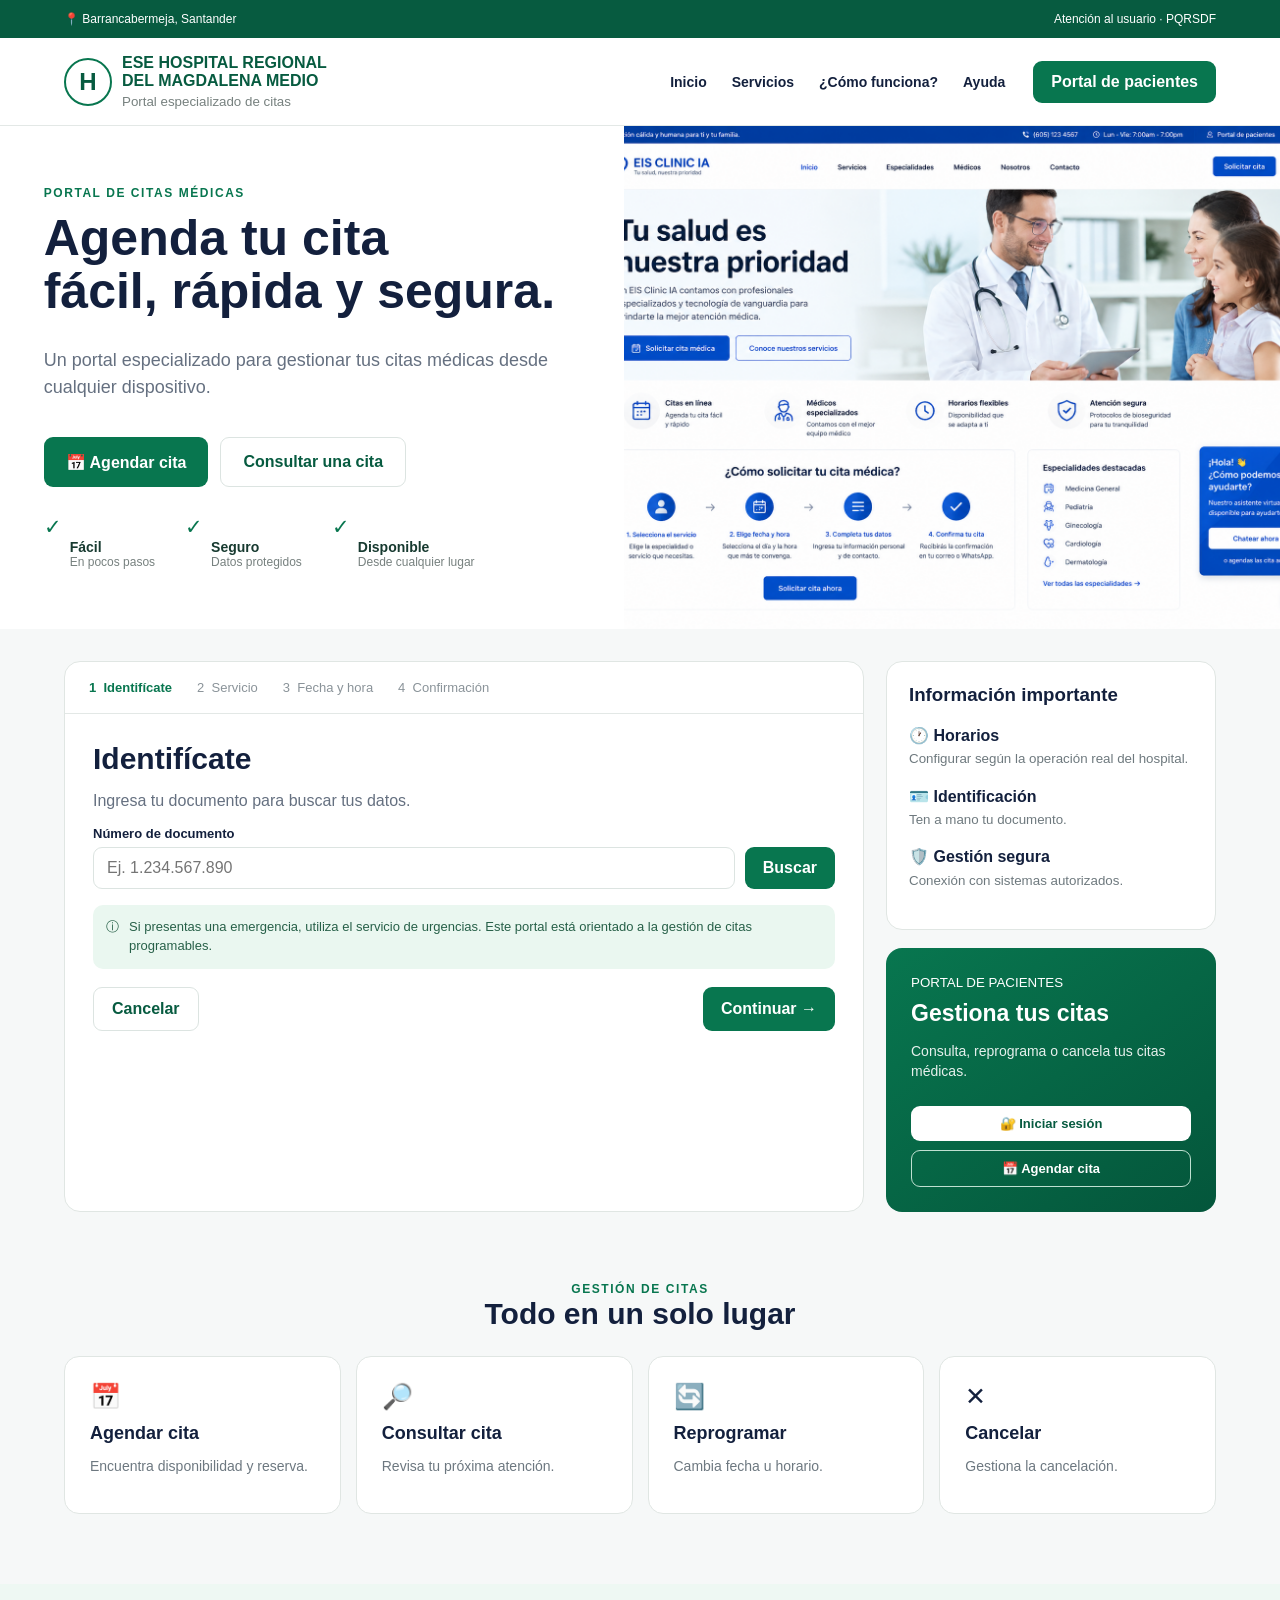
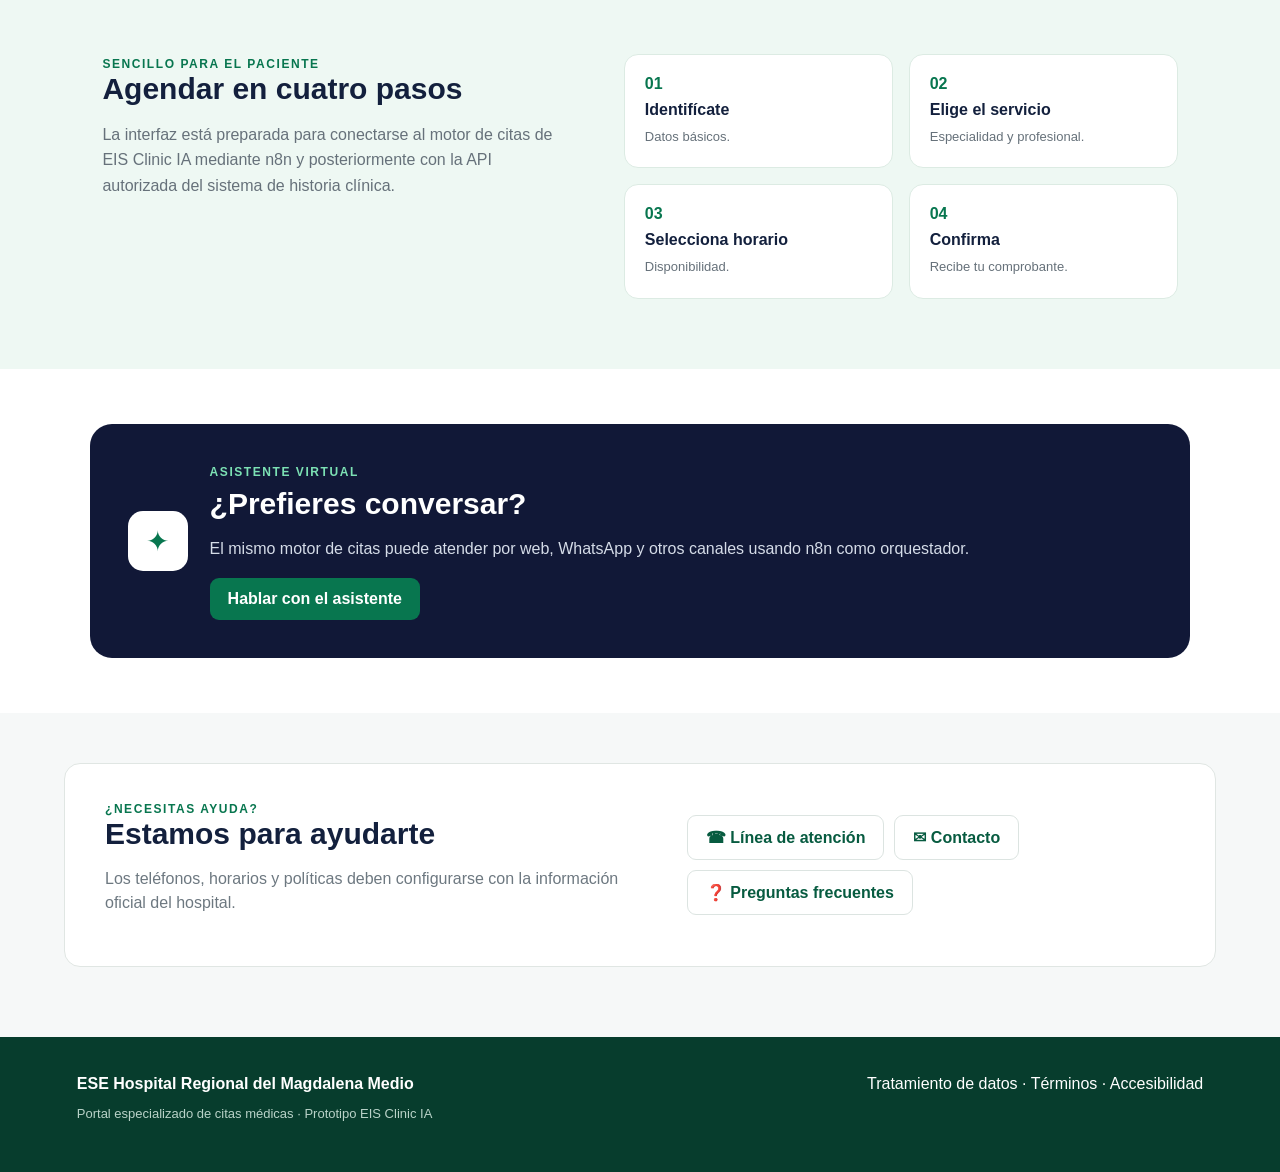
<file: index.html>
<!doctype html>
<html lang="es">
<head>
<meta charset="utf-8">
<meta name="viewport" content="width=device-width,initial-scale=1">
<title>Portal de Citas | ESE Hospital Regional del Magdalena Medio</title>
<link rel="icon" href="/favicon.ico" sizes="any">
<link rel="icon" type="image/png" sizes="32x32" href="/favicon-32x32.png">
<link rel="icon" type="image/png" sizes="16x16" href="/favicon-16x16.png">
<link rel="apple-touch-icon" href="/apple-touch-icon.png">
<link rel="stylesheet" href="styles.css">
</head>
<body>
<div class="topbar"><span>📍 Barrancabermeja, Santander</span><span>Atención al usuario · PQRSDF</span></div>
<header>
  <a class="brand" href="#"><span class="logo">H</span><span><b>ESE HOSPITAL REGIONAL<br>DEL MAGDALENA MEDIO</b><small>Portal especializado de citas</small></span></a>
  <nav><a href="#inicio">Inicio</a><a href="#servicios">Servicios</a><a href="#como">¿Cómo funciona?</a><a href="#ayuda">Ayuda</a></nav>
  <a class="btn primary" href="#portal">Portal de pacientes</a>
</header>

<main id="inicio">
<section class="hero">
  <div class="heroText">
    <label>PORTAL DE CITAS MÉDICAS</label>
    <h1>Agenda tu cita<br><em>fácil, rápida y segura.</em></h1>
    <p>Un portal especializado para gestionar tus citas médicas desde cualquier dispositivo.</p>
    <div class="actions"><a class="btn primary big" href="#agendar">📅 Agendar cita</a><a class="btn light big" href="#portal">Consultar una cita</a></div>
    <div class="trust"><span>✓ <b>Fácil</b><small>En pocos pasos</small></span><span>✓ <b>Seguro</b><small>Datos protegidos</small></span><span>✓ <b>Disponible</b><small>Desde cualquier lugar</small></span></div>
  </div>
  <div class="heroImg"><img src="assets/hero-hospital.png" alt="Diseño conceptual del portal de citas"></div>
</section>

<section class="booking" id="agendar">
  <div class="card">
    <div class="steps" id="steps"></div>
    <div class="inside" id="wizard"></div>
  </div>
  <aside>
    <div class="card info"><h3>Información importante</h3><p>🕐 <b>Horarios</b><br><small>Configurar según la operación real del hospital.</small></p><p>🪪 <b>Identificación</b><br><small>Ten a mano tu documento.</small></p><p>🛡️ <b>Gestión segura</b><br><small>Conexión con sistemas autorizados.</small></p></div>
    <div class="patient" id="portal"></div>
  </aside>
</section>

<section class="quick">
  <label>GESTIÓN DE CITAS</label><h2>Todo en un solo lugar</h2>
  <div class="quickGrid"><article>📅<h3>Agendar cita</h3><p>Encuentra disponibilidad y reserva.</p></article><article>🔎<h3>Consultar cita</h3><p>Revisa tu próxima atención.</p></article><article>🔄<h3>Reprogramar</h3><p>Cambia fecha u horario.</p></article><article>✕<h3>Cancelar</h3><p>Gestiona la cancelación.</p></article></div>
</section>

<section class="how" id="como"><div><label>SENCILLO PARA EL PACIENTE</label><h2>Agendar en cuatro pasos</h2><p>La interfaz está preparada para conectarse al motor de citas de EIS Clinic IA mediante n8n y posteriormente con la API autorizada del sistema de historia clínica.</p></div>
<div class="timeline"><div><b>01</b><strong>Identifícate</strong><p>Datos básicos.</p></div><div><b>02</b><strong>Elige el servicio</strong><p>Especialidad y profesional.</p></div><div><b>03</b><strong>Selecciona horario</strong><p>Disponibilidad.</p></div><div><b>04</b><strong>Confirma</strong><p>Recibe tu comprobante.</p></div></div></section>

<section class="ai"><div class="aiBox"><span class="aiIcon">✦</span><div><label>ASISTENTE VIRTUAL</label><h2>¿Prefieres conversar?</h2><p>El mismo motor de citas puede atender por web, WhatsApp y otros canales usando n8n como orquestador.</p><button class="btn primary">Hablar con el asistente</button></div></div></section>

<section class="help" id="ayuda"><div><label>¿NECESITAS AYUDA?</label><h2>Estamos para ayudarte</h2><p>Los teléfonos, horarios y políticas deben configurarse con la información oficial del hospital.</p></div><div class="helpBtns"><button class="btn light">☎ Línea de atención</button><button class="btn light">✉ Contacto</button><button class="btn light">❓ Preguntas frecuentes</button></div></section>
</main>
<footer><div><b>ESE Hospital Regional del Magdalena Medio</b><p>Portal especializado de citas médicas · Prototipo EIS Clinic IA</p></div><div><a>Tratamiento de datos</a> · <a>Términos</a> · <a>Accesibilidad</a></div></footer>
<div class="toast" id="toast"></div>
<script src="app.js"></script>
</body>
</html>
</file>
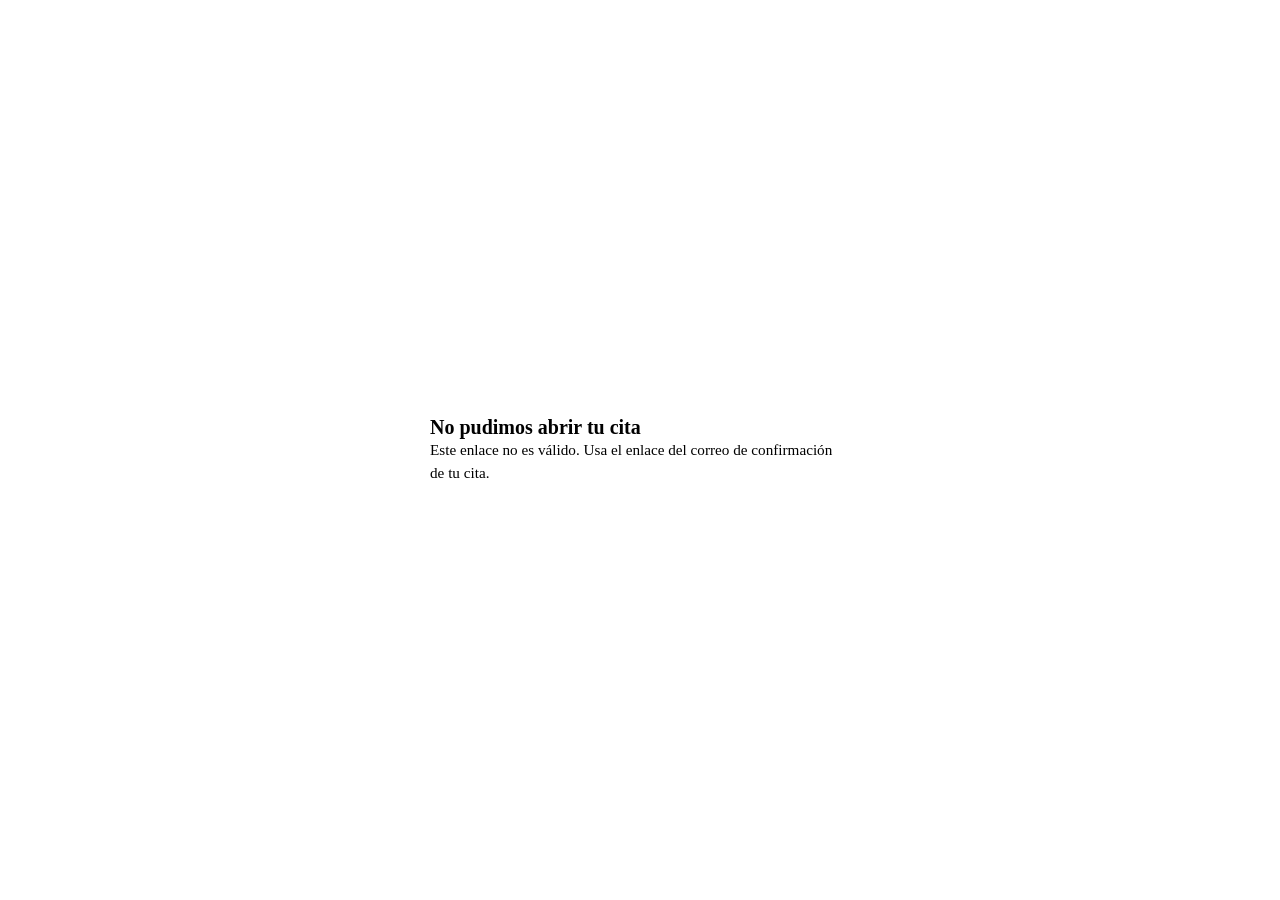
<file: confirmar.html>
<!doctype html>
<html lang="es">
<head>
<meta charset="utf-8">
<meta name="viewport" content="width=device-width,initial-scale=1">
<title>Confirmar mi llegada | HRMM</title>
<link rel="icon" href="/favicon.ico" sizes="any">
<link rel="preconnect" href="https://fonts.googleapis.com">
<link href="https://fonts.googleapis.com/css2?family=IBM+Plex+Mono:wght@500;600;700&family=IBM+Plex+Sans:wght@400;500;600&display=swap" rel="stylesheet">
<link rel="stylesheet" href="https://curson8n-hrmm-backend.byrp3l.easypanel.host/static/tokens.css">
<style>
  * { box-sizing: border-box; }
  body {
    margin: 0;
    min-height: 100vh;
    background: var(--ink);
    color: var(--text);
    font-family: var(--font-sans);
    display: flex;
    align-items: center;
    justify-content: center;
    padding: var(--space-5);
  }
  .card {
    width: 100%;
    max-width: 420px;
    background: var(--panel);
    border: 1px solid var(--line);
    border-radius: var(--radius-lg);
    padding: var(--space-6);
  }
  h1 {
    font-size: 1.25rem;
    margin: 0 0 var(--space-2);
  }
  .sub {
    color: var(--text-dim);
    font-size: 0.9rem;
    margin: 0 0 var(--space-5);
    line-height: 1.5;
  }
  .datos p {
    margin: 0 0 var(--space-2);
    font-size: 0.95rem;
  }
  .datos b { color: var(--text); }
  .datos { color: var(--text-dim); margin-bottom: var(--space-5); }

  .estado-msg {
    background: var(--panel-2);
    border-left: 4px solid var(--brand);
    border-radius: var(--radius-sm);
    padding: var(--space-4);
    font-size: 0.95rem;
    line-height: 1.5;
  }
  .estado-msg.error { border-left-color: var(--danger); }

  .campo { margin-bottom: var(--space-4); }
  label {
    display: block;
    font-size: 0.85rem;
    color: var(--text-dim);
    margin-bottom: var(--space-2);
  }
  input[type="text"] {
    width: 100%;
    background: var(--panel-2);
    border: 1px solid var(--line);
    border-radius: var(--radius-sm);
    color: var(--text);
    font-family: var(--font-mono);
    font-size: 1.4rem;
    letter-spacing: 0.15em;
    text-align: center;
    padding: var(--space-3);
  }
  input[type="text"]:focus { outline: 2px solid var(--brand); }

  button {
    width: 100%;
    border: none;
    border-radius: var(--radius-sm);
    padding: var(--space-3) var(--space-4);
    font-family: var(--font-sans);
    font-weight: 600;
    font-size: 1rem;
    cursor: pointer;
  }
  .btn-primary { background: var(--brand); color: #fff; margin-bottom: var(--space-3); }
  .btn-secondary { background: var(--panel-2); color: var(--text); border: 1px solid var(--line); }
  button:disabled { opacity: 0.6; cursor: not-allowed; }

  .divisor {
    display: flex;
    align-items: center;
    gap: var(--space-3);
    color: var(--text-faint);
    font-size: 0.8rem;
    margin: var(--space-5) 0;
  }
  .divisor::before, .divisor::after {
    content: "";
    flex: 1;
    height: 1px;
    background: var(--line);
  }

  video { width: 100%; border-radius: var(--radius-sm); background: #000; display: block; }
  .camara { margin-bottom: var(--space-4); display: none; }
  .camara.activa { display: block; }

  .turno-numero {
    font-family: var(--font-mono);
    font-size: 3.5rem;
    font-weight: 700;
    color: var(--brand);
    text-align: center;
    margin: var(--space-4) 0;
  }
  .oculto { display: none; }
</style>
</head>
<body>

<div class="card">
  <div id="contenido">
    <p class="sub">Cargando tu cita…</p>
  </div>
</div>

<script src="vendor/jsQR.min.js"></script>
<script>
const API_BASE = "https://curson8n-hrmm-backend.byrp3l.easypanel.host";

const params = new URLSearchParams(location.search);
const citaId = params.get("cita_id");
const token = params.get("token");
const contenido = document.getElementById("contenido");

let flujoCamara = null;
let animFrame = null;

function escapeHtml(s) {
  return String(s).replace(/[&<>"']/g, (c) => ({
    "&": "&amp;", "<": "&lt;", ">": "&gt;", '"': "&quot;", "'": "&#39;",
  }[c]));
}

function detenerCamara() {
  if (animFrame) cancelAnimationFrame(animFrame);
  animFrame = null;
  if (flujoCamara) {
    flujoCamara.getTracks().forEach((t) => t.stop());
    flujoCamara = null;
  }
}

function formatearSegundos(s) {
  const min = Math.floor(s / 60);
  if (min < 1) return "menos de un minuto";
  if (min === 1) return "1 minuto";
  return `${min} minutos`;
}

async function apiGet(path) {
  const resp = await fetch(API_BASE + path);
  const data = await resp.json().catch(() => ({}));
  return { ok: resp.ok, status: resp.status, data };
}

async function apiPost(path, body) {
  const resp = await fetch(API_BASE + path, {
    method: "POST",
    headers: { "Content-Type": "application/json" },
    body: JSON.stringify(body),
  });
  const data = await resp.json().catch(() => ({}));
  return { ok: resp.ok, status: resp.status, data };
}

function renderSinDatos(mensaje) {
  contenido.innerHTML = `
    <h1>No pudimos abrir tu cita</h1>
    <div class="estado-msg error">${escapeHtml(mensaje)}</div>
  `;
}

function renderExito(numeroTurno) {
  detenerCamara();
  contenido.innerHTML = `
    <h1>✓ Llegada confirmada</h1>
    <p class="sub">Tu número de turno es:</p>
    <div class="turno-numero">${escapeHtml(numeroTurno)}</div>
    <div class="estado-msg">Te avisaremos por correo cuando te llamemos. Mientras tanto, sigue el estado de la fila en la pantalla de la sala de espera.</div>
  `;
}

function renderCerrado(info) {
  contenido.innerHTML = `
    <h1>${escapeHtml(info.nombre_paciente)}</h1>
    <div class="datos">
      <p><b>Fecha:</b> ${escapeHtml(info.fecha)}</p>
      <p><b>Hora:</b> ${escapeHtml(info.hora_inicio)}</p>
      <p><b>Especialidad:</b> ${escapeHtml(info.especialidad)}</p>
    </div>
    <div class="estado-msg error">El check-in para esta cita ya cerró. Si todavía necesitas atención, acércate directamente al tótem de la entrada del hospital.</div>
  `;
}

function renderAunNoAbre(info) {
  contenido.innerHTML = `
    <h1>${escapeHtml(info.nombre_paciente)}</h1>
    <div class="datos">
      <p><b>Fecha:</b> ${escapeHtml(info.fecha)}</p>
      <p><b>Hora:</b> ${escapeHtml(info.hora_inicio)}</p>
      <p><b>Especialidad:</b> ${escapeHtml(info.especialidad)}</p>
    </div>
    <div class="estado-msg">Todavía es muy pronto para confirmar tu llegada. Podrás hacerlo en ${formatearSegundos(info.segundos_para_apertura)}, cuando estés cerca del hospital. Vuelve a abrir este mismo enlace en ese momento.</div>
  `;
}

function renderFormulario(info) {
  contenido.innerHTML = `
    <h1>${escapeHtml(info.nombre_paciente)}</h1>
    <div class="datos">
      <p><b>Fecha:</b> ${escapeHtml(info.fecha)}</p>
      <p><b>Hora:</b> ${escapeHtml(info.hora_inicio)}</p>
      <p><b>Especialidad:</b> ${escapeHtml(info.especialidad)}</p>
      <p><b>Lugar:</b> ${escapeHtml(info.consultorio)}</p>
    </div>
    <p class="sub">Para confirmar que ya llegaste, escanea el código que aparece en la pantalla de la sala de espera, o escríbelo a mano.</p>

    <button class="btn-secondary" id="btn-camara" type="button">📷 Escanear código con la cámara</button>
    <div class="camara" id="zona-camara">
      <video id="video" playsinline autoplay muted></video>
      <canvas id="canvas" class="oculto"></canvas>
    </div>

    <div class="divisor">o escribe el código</div>

    <div class="campo">
      <label for="in-codigo">Código de 6 dígitos</label>
      <input type="text" id="in-codigo" inputmode="numeric" maxlength="6" placeholder="000000">
    </div>
    <div id="msg-form"></div>
    <button class="btn-primary" id="btn-confirmar" type="button">Confirmar mi llegada</button>
  `;

  document.getElementById("btn-camara").addEventListener("click", activarCamara);
  document.getElementById("btn-confirmar").addEventListener("click", () => {
    const codigo = document.getElementById("in-codigo").value.trim();
    enviarConfirmacion(codigo);
  });
  document.getElementById("in-codigo").addEventListener("input", (e) => {
    e.target.value = e.target.value.replace(/\D/g, "").slice(0, 6);
  });
}

function extraerCodigoDeTexto(texto) {
  try {
    const url = new URL(texto);
    const c = url.searchParams.get("codigo");
    if (c) return c;
  } catch (_) {
    // no era una URL, sigue de largo
  }
  const soloDigitos = texto.replace(/\D/g, "");
  return soloDigitos.slice(0, 6);
}

async function activarCamara() {
  const zona = document.getElementById("zona-camara");
  const video = document.getElementById("video");
  const canvas = document.getElementById("canvas");
  const ctx = canvas.getContext("2d", { willReadFrequently: true });

  try {
    flujoCamara = await navigator.mediaDevices.getUserMedia({
      video: { facingMode: "environment" },
    });
  } catch (e) {
    document.getElementById("msg-form").innerHTML =
      '<div class="estado-msg error">No pudimos acceder a la cámara. Usa el código escrito en su lugar.</div>';
    return;
  }

  video.srcObject = flujoCamara;
  zona.classList.add("activa");

  function tick() {
    if (video.readyState === video.HAVE_ENOUGH_DATA) {
      canvas.width = video.videoWidth;
      canvas.height = video.videoHeight;
      ctx.drawImage(video, 0, 0, canvas.width, canvas.height);
      const imagen = ctx.getImageData(0, 0, canvas.width, canvas.height);
      const resultado = jsQR(imagen.data, imagen.width, imagen.height);
      if (resultado && resultado.data) {
        const codigo = extraerCodigoDeTexto(resultado.data);
        if (codigo.length === 6) {
          document.getElementById("in-codigo").value = codigo;
          enviarConfirmacion(codigo);
          return;
        }
      }
    }
    animFrame = requestAnimationFrame(tick);
  }
  animFrame = requestAnimationFrame(tick);
}

async function enviarConfirmacion(codigo) {
  const msg = document.getElementById("msg-form");
  if (!codigo || codigo.length !== 6) {
    msg.innerHTML = '<div class="estado-msg error">Ingresa o escanea el código de 6 dígitos primero.</div>';
    return;
  }
  const btn = document.getElementById("btn-confirmar");
  btn.disabled = true;
  msg.innerHTML = "";

  const { ok, status, data } = await apiPost(
    `/api/turnos/confirmar/${encodeURIComponent(citaId)}?token=${encodeURIComponent(token)}`,
    { codigo }
  );

  if (ok) {
    renderExito(data.numero_turno);
    return;
  }

  detenerCamara();
  btn.disabled = false;
  let mensaje;
  if (status === 422) {
    mensaje = (data && data.detail) || "Ese código ya no es válido, mira el código actual en la pantalla.";
  } else if (status === 409) {
    mensaje = (data && data.detail && data.detail.mensaje) || (data && data.detail) || "No se pudo confirmar tu llegada.";
  } else {
    mensaje = "No se pudo confirmar tu llegada. Intenta de nuevo.";
  }
  msg.innerHTML = `<div class="estado-msg error">${escapeHtml(String(mensaje))}</div>`;
}

async function iniciar() {
  if (!citaId || !token) {
    renderSinDatos("Este enlace no es válido. Usa el enlace del correo de confirmación de tu cita.");
    return;
  }

  const { ok, status, data } = await apiGet(
    `/api/turnos/confirmar/${encodeURIComponent(citaId)}?token=${encodeURIComponent(token)}`
  );

  if (!ok) {
    if (status === 401) {
      renderSinDatos("Este enlace no es válido o ya expiró. Usa el enlace más reciente que te enviamos por correo.");
    } else if (status === 404) {
      renderSinDatos("No encontramos esa cita.");
    } else {
      renderSinDatos("No pudimos cargar tu cita en este momento. Intenta de nuevo en unos minutos.");
    }
    return;
  }

  if (data.ya_checkin) {
    renderExito(data.numero_turno);
  } else if (data.ya_cerro) {
    renderCerrado(data);
  } else if (!data.ventana_abierta) {
    renderAunNoAbre(data);
  } else {
    renderFormulario(data);
  }
}

iniciar();
</script>
</body>
</html>
</file>
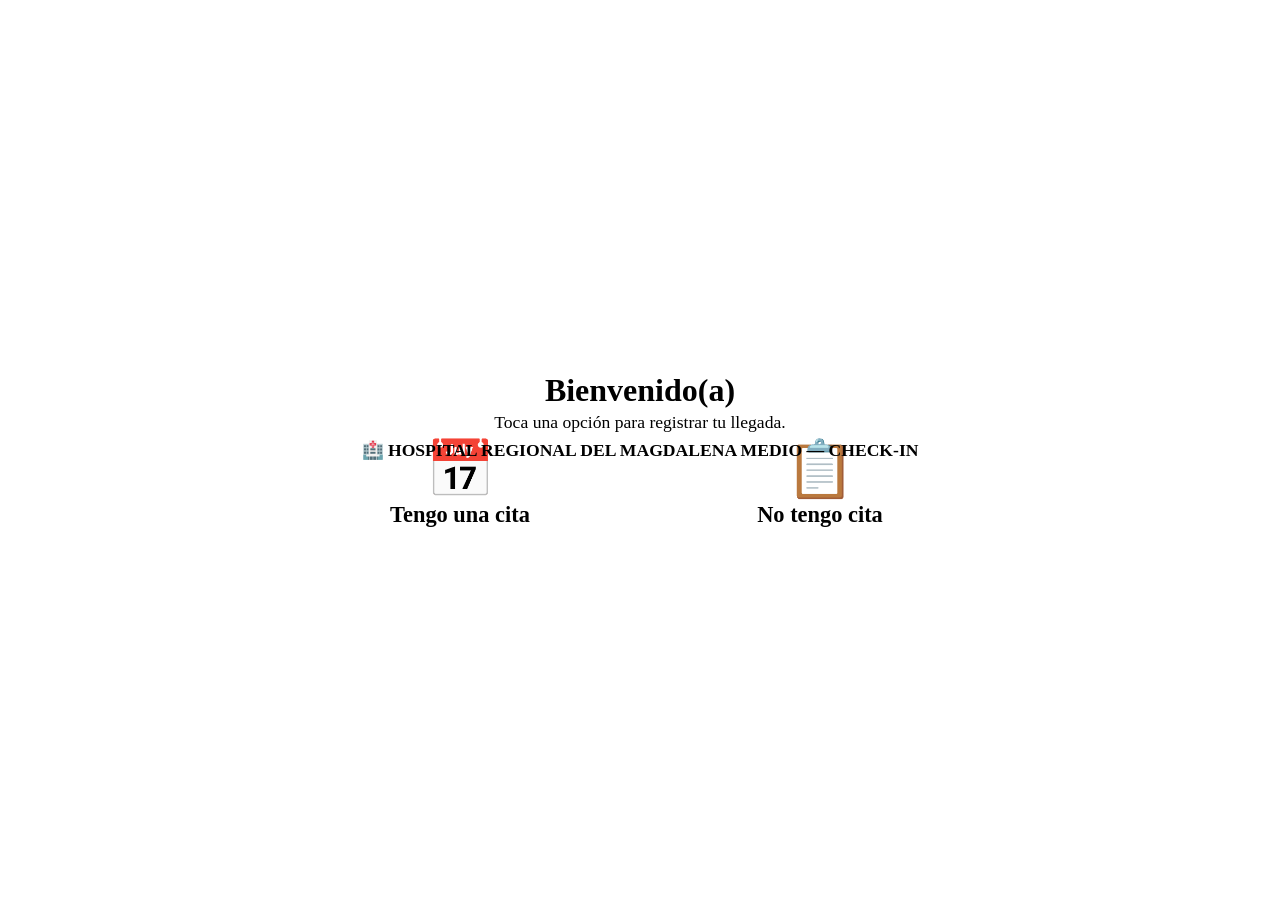
<file: totem.html>
<!doctype html>
<html lang="es">
<head>
<meta charset="utf-8">
<meta name="viewport" content="width=device-width,initial-scale=1,user-scalable=no">
<title>Check-in | HRMM</title>
<link rel="icon" href="/favicon.ico" sizes="any">
<link rel="preconnect" href="https://fonts.googleapis.com">
<link href="https://fonts.googleapis.com/css2?family=IBM+Plex+Mono:wght@500;600;700&family=IBM+Plex+Sans:wght@400;500;600;700&display=swap" rel="stylesheet">
<link rel="stylesheet" href="https://curson8n-hrmm-backend.byrp3l.easypanel.host/static/tokens.css">
<style>
  * { box-sizing: border-box; -webkit-tap-highlight-color: transparent; }
  html, body {
    height: 100%;
    margin: 0;
    overscroll-behavior: none;
  }
  body {
    background: var(--ink);
    color: var(--text);
    font-family: var(--font-sans);
    display: flex;
    flex-direction: column;
    align-items: center;
    justify-content: center;
    padding: var(--space-6);
  }
  .marca {
    position: absolute;
    top: var(--space-6);
    left: 50%;
    transform: translateX(-50%);
    text-align: center;
    color: var(--text-dim);
    font-size: 1.1rem;
    font-weight: 600;
  }
  .pantalla {
    width: 100%;
    max-width: 720px;
    display: flex;
    flex-direction: column;
    align-items: stretch;
    gap: var(--space-5);
  }
  h1 {
    font-size: 2rem;
    text-align: center;
    margin: 0 0 var(--space-2);
  }
  .sub {
    text-align: center;
    color: var(--text-dim);
    font-size: 1.1rem;
    margin: 0 0 var(--space-4);
    line-height: 1.5;
  }

  .opciones {
    display: grid;
    grid-template-columns: 1fr 1fr;
    gap: var(--space-5);
  }
  .opcion {
    background: var(--panel);
    border: 2px solid var(--line);
    border-radius: var(--radius-lg);
    padding: var(--space-6) var(--space-5);
    color: var(--text);
    font-family: var(--font-sans);
    font-size: 1.4rem;
    font-weight: 700;
    text-align: center;
    cursor: pointer;
    display: flex;
    flex-direction: column;
    align-items: center;
    gap: var(--space-4);
    transition: border-color 0.15s, background 0.15s;
  }
  .opcion .icono { font-size: 3.5rem; }
  .opcion:active { background: var(--panel-2); border-color: var(--brand); }

  .motivos {
    display: flex;
    flex-direction: column;
    gap: var(--space-3);
  }
  .motivo {
    border: 2px solid var(--line);
    border-radius: var(--radius-md);
    padding: var(--space-4) var(--space-5);
    font-family: var(--font-sans);
    font-size: 1.2rem;
    font-weight: 600;
    text-align: left;
    cursor: pointer;
    color: var(--text);
    background: var(--panel);
  }
  .motivo:active { background: var(--panel-2); }
  #motivo-tramite_general { border-left: 6px solid var(--t-general); }
  #motivo-tramite_especial { border-left: 6px solid var(--t-especial); }
  #motivo-informacion { border-left: 6px solid var(--t-info); }

  input[type="text"] {
    width: 100%;
    background: var(--panel-2);
    border: 2px solid var(--line);
    border-radius: var(--radius-md);
    color: var(--text);
    font-family: var(--font-mono);
    font-size: 2.2rem;
    letter-spacing: 0.08em;
    text-align: center;
    padding: var(--space-4);
  }
  input[type="text"]:focus { outline: 2px solid var(--brand); }

  button.grande {
    width: 100%;
    border: none;
    border-radius: var(--radius-md);
    padding: var(--space-4);
    font-family: var(--font-sans);
    font-weight: 700;
    font-size: 1.3rem;
    cursor: pointer;
  }
  .btn-primary { background: var(--brand); color: #fff; }
  .btn-secundario { background: var(--panel-2); color: var(--text); border: 2px solid var(--line); }
  button:disabled { opacity: 0.6; cursor: not-allowed; }

  .estado-msg {
    background: var(--panel-2);
    border-left: 4px solid var(--brand);
    border-radius: var(--radius-sm);
    padding: var(--space-4);
    font-size: 1.05rem;
    line-height: 1.5;
  }
  .estado-msg.error { border-left-color: var(--danger); }

  .turno-numero {
    font-family: var(--font-mono);
    font-size: 5rem;
    font-weight: 700;
    color: var(--brand);
    text-align: center;
    margin: var(--space-3) 0;
  }
  .contador {
    text-align: center;
    color: var(--text-faint);
    font-size: 0.95rem;
  }
</style>
</head>
<body>

<div class="marca">🏥 HOSPITAL REGIONAL DEL MAGDALENA MEDIO — CHECK-IN</div>

<div class="pantalla" id="pantalla"></div>

<script>
const API_BASE = "https://curson8n-hrmm-backend.byrp3l.easypanel.host";
const pantalla = document.getElementById("pantalla");

const MOTIVOS = {
  tramite_general: { label: "Trámite general", detalle: "Otro trámite no especializado" },
  tramite_especial: { label: "Trámite especial", detalle: "Trámite que requiere atención especial" },
  informacion: { label: "Información", detalle: "Solo necesito información" },
};

let resetTimer = null;
let cuentaInterval = null;

function escapeHtml(s) {
  return String(s).replace(/[&<>"']/g, (c) => ({
    "&": "&amp;", "<": "&lt;", ">": "&gt;", '"': "&quot;", "'": "&#39;",
  }[c]));
}

function cancelarTimers() {
  if (resetTimer) clearTimeout(resetTimer);
  if (cuentaInterval) clearInterval(cuentaInterval);
  resetTimer = null;
  cuentaInterval = null;
}

async function apiPost(path, body) {
  const resp = await fetch(API_BASE + path, {
    method: "POST",
    headers: { "Content-Type": "application/json" },
    body: JSON.stringify(body),
  });
  const data = await resp.json().catch(() => ({}));
  return { ok: resp.ok, status: resp.status, data };
}

function renderInicio() {
  cancelarTimers();
  pantalla.innerHTML = `
    <h1>Bienvenido(a)</h1>
    <p class="sub">Toca una opción para registrar tu llegada.</p>
    <div class="opciones">
      <div class="opcion" id="op-cita"><span class="icono">📅</span>Tengo una cita</div>
      <div class="opcion" id="op-sin-cita"><span class="icono">📋</span>No tengo cita</div>
    </div>
  `;
  document.getElementById("op-cita").addEventListener("click", () => renderPedirDocumento(null));
  document.getElementById("op-sin-cita").addEventListener("click", renderElegirMotivo);
}

function renderElegirMotivo() {
  pantalla.innerHTML = `
    <h1>¿Qué necesitas hoy?</h1>
    <p class="sub">Elige la opción que mejor describe tu trámite.</p>
    <div class="motivos">
      ${Object.entries(MOTIVOS).map(([clave, m]) => `
        <button class="motivo" id="motivo-${clave}">${escapeHtml(m.label)}</button>
      `).join("")}
    </div>
    <button class="grande btn-secundario" id="btn-volver">← Volver</button>
  `;
  Object.keys(MOTIVOS).forEach((clave) => {
    document.getElementById(`motivo-${clave}`).addEventListener("click", () => renderPedirDocumento(clave));
  });
  document.getElementById("btn-volver").addEventListener("click", renderInicio);
}

function renderPedirDocumento(motivo) {
  pantalla.innerHTML = `
    <h1>Tu número de documento</h1>
    <p class="sub">${motivo ? escapeHtml(MOTIVOS[motivo].label) : "Escribe el documento con el que tienes tu cita."}</p>
    <input type="text" id="in-documento" inputmode="numeric" placeholder="0000000000" autofocus>
    <div id="msg-doc"></div>
    <button class="grande btn-primary" id="btn-continuar">Continuar</button>
    <button class="grande btn-secundario" id="btn-volver">← Volver</button>
  `;
  const input = document.getElementById("in-documento");
  input.addEventListener("input", (e) => {
    e.target.value = e.target.value.replace(/\D/g, "").slice(0, 15);
  });
  input.focus();
  document.getElementById("btn-continuar").addEventListener("click", () => confirmarCheckIn(motivo));
  document.getElementById("btn-volver").addEventListener("click", motivo ? renderElegirMotivo : renderInicio);
}

async function confirmarCheckIn(motivo) {
  const input = document.getElementById("in-documento");
  const documento = input.value.trim();
  const msg = document.getElementById("msg-doc");
  if (!documento) {
    msg.innerHTML = '<div class="estado-msg error">Escribe tu número de documento.</div>';
    return;
  }
  const btn = document.getElementById("btn-continuar");
  btn.disabled = true;
  msg.innerHTML = "";

  const cuerpo = motivo
    ? { documento_paciente: documento, motivo, motivo_detalle: MOTIVOS[motivo].detalle }
    : { documento_paciente: documento };

  const { ok, status, data } = await apiPost("/api/turnos/check-in", cuerpo);

  if (ok) {
    renderExito(data.numero_turno);
    return;
  }

  btn.disabled = false;
  if (status === 422 && !motivo) {
    msg.innerHTML = `
      <div class="estado-msg error">No encontramos una cita para hoy con ese documento. Si tu trámite es otro, usa la opción "No tengo cita".</div>
    `;
  } else if (status === 409) {
    const detalle = (data && data.detail) || {};
    const texto = detalle.ya_cerro
      ? "El check-in para tu cita ya cerró. Acércate a información."
      : "Todavía es muy pronto para hacer check-in de tu cita. Acércate a información si tienes dudas.";
    msg.innerHTML = `<div class="estado-msg error">${escapeHtml(texto)}</div>`;
  } else {
    msg.innerHTML = '<div class="estado-msg error">No pudimos registrar tu llegada. Intenta de nuevo o acércate a información.</div>';
  }
}

function renderExito(numeroTurno) {
  pantalla.innerHTML = `
    <h1>✓ Listo</h1>
    <p class="sub">Tu número de turno es:</p>
    <div class="turno-numero">${escapeHtml(numeroTurno)}</div>
    <div class="estado-msg">Espera a que te llamemos por pantalla y audio en la sala de espera.</div>
    <p class="contador" id="contador"></p>
    <button class="grande btn-secundario" id="btn-nuevo">Registrar otra llegada</button>
  `;
  document.getElementById("btn-nuevo").addEventListener("click", renderInicio);

  let restante = 20;
  const contador = document.getElementById("contador");
  contador.textContent = `Volviendo al inicio en ${restante}s...`;
  cuentaInterval = setInterval(() => {
    restante -= 1;
    if (contador) contador.textContent = `Volviendo al inicio en ${restante}s...`;
    if (restante <= 0) renderInicio();
  }, 1000);
}

renderInicio();
</script>
</body>
</html>
</file>
<file: styles.css>
*{box-sizing:border-box}body{margin:0;font-family:Inter,Arial,sans-serif;color:#13203d;background:#f6f8f8}a{text-decoration:none;color:inherit}button{font:inherit;cursor:pointer}.topbar{height:38px;background:#075b40;color:white;display:flex;justify-content:space-between;align-items:center;padding:0 5%;font-size:12px}header{height:88px;background:#fff;display:flex;align-items:center;gap:28px;padding:0 5%;border-bottom:1px solid #e3e8e6;position:sticky;top:0;z-index:5}.brand{display:flex;align-items:center;gap:10px;margin-right:auto;color:#075b40}.brand b{font-size:16px;line-height:1.05}.brand small{display:block;color:#77817f;margin-top:4px}.logo{width:48px;height:48px;border:2px solid #08764f;border-radius:50%;display:grid;place-items:center;font-size:24px;font-weight:800}nav{display:flex;gap:25px;font-size:14px;font-weight:700}nav a:hover{color:#08764f}.btn{border:0;border-radius:9px;padding:12px 18px;font-weight:750;display:inline-flex;justify-content:center;align-items:center}.primary{background:#08764f;color:white}.primary:hover{background:#04563b}.light{background:white;color:#075b40;border:1px solid #dce4e1}.big{padding:15px 22px}.hero{display:grid;grid-template-columns:1fr 1.05fr;background:#fff;min-height:430px}.heroText{padding:60px 7%;display:flex;justify-content:center;flex-direction:column}.heroText label,.quick>label,.how label,.ai label,.help label{font-size:12px;letter-spacing:.13em;font-weight:800;color:#08764f}.hero h1{font-size:50px;line-height:1.05;margin:12px 0}.hero h1 em{font-style:normal;color:#13203d}.heroText p{font-size:18px;line-height:1.5;color:#657080;max-width:590px}.actions{display:flex;gap:12px;flex-wrap:wrap;margin:18px 0 28px}.trust{display:flex;gap:30px;color:#08764f}.trust span{font-size:21px}.trust b,.trust small{display:block;margin-left:26px}.trust b{font-size:14px;color:#173a30}.trust small{font-size:12px;color:#77817f}.heroImg{overflow:hidden}.heroImg img{width:100%;height:100%;object-fit:cover}.booking{display:grid;grid-template-columns:minmax(0,1.8fr) 330px;gap:22px;padding:32px 5%;max-width:1500px;margin:auto}.card{background:#fff;border:1px solid #e0e6e3;border-radius:16px}.steps{display:flex;gap:25px;padding:18px 24px;border-bottom:1px solid #e3e8e6;color:#8a9399;font-size:13px}.steps b{color:#08764f}.inside{padding:28px}.inside h2,.quick h2,.how h2,.help h2{font-size:30px;margin:0 0 6px}.muted{color:#657080}.services{display:grid;grid-template-columns:repeat(6,1fr);gap:11px;margin:24px 0}.service{min-height:115px;border:1px solid #dce4e1;background:#fff;border-radius:12px;color:#075b40;display:flex;flex-direction:column;align-items:center;justify-content:center;gap:9px}.service.active{border:2px solid #08764f;background:#effaf4}.service b{font-size:13px;text-align:center}.notice{background:#eaf7f0;color:#276048;border-radius:10px;padding:13px;display:flex;gap:10px;font-size:13px;line-height:1.45}.bottom{justify-content:space-between}.info{padding:22px}.info h3{margin-top:0}.info p{line-height:1.4}.info small{color:#6e797e}.patient{margin-top:18px;background:linear-gradient(145deg,#08764f,#04563b);color:white;border-radius:16px;padding:25px}.patient h3{font-size:23px;margin:9px 0}.patient p{opacity:.9;line-height:1.45;font-size:14px}.white{background:#fff;color:#075b40;width:100%;margin-top:10px}.outline{background:transparent;color:white;border:1px solid #bfe0d1;width:100%;margin-top:9px}.quick{padding:35px 5% 70px;text-align:center;max-width:1400px;margin:auto}.quickGrid{display:grid;grid-template-columns:repeat(4,1fr);gap:15px;margin-top:25px}.quickGrid article{text-align:left;background:#fff;border:1px solid #e0e6e3;border-radius:15px;padding:25px;font-size:25px}.quickGrid h3{font-size:18px;margin:12px 0 5px}.quickGrid p{font-size:14px;color:#6d7880}.how{background:#eef8f3;padding:70px 8%;display:grid;grid-template-columns:1fr 1.2fr;gap:60px}.how p{color:#66717a;line-height:1.6}.timeline{display:grid;grid-template-columns:1fr 1fr;gap:16px}.timeline div{background:#fff;border:1px solid #dcebe3;border-radius:14px;padding:20px}.timeline b{color:#08764f}.timeline strong{display:block;margin:8px 0}.timeline p{margin:0;font-size:13px}.ai{background:#fff;padding:55px 7%}.aiBox{max-width:1150px;margin:auto;background:#111837;color:white;border-radius:22px;padding:38px;display:flex;gap:22px;align-items:center}.aiBox label{color:#7ce1b4}.aiBox h2{font-size:30px;margin:7px 0}.aiBox p{color:#d5dce8;line-height:1.55}.aiIcon{width:60px;height:60px;border-radius:15px;background:white;color:#08764f;display:grid;place-items:center;font-size:28px;flex:none}.help{margin:50px 5% 70px;padding:35px 40px;background:#fff;border:1px solid #e0e6e3;border-radius:16px;display:flex;justify-content:space-between;gap:25px;align-items:center}.help p{color:#6d7880;max-width:650px;line-height:1.5}.helpBtns{display:flex;gap:10px;flex-wrap:wrap}footer{background:#073d2d;color:white;padding:38px 6%;display:flex;justify-content:space-between;gap:25px}footer p{color:#b9d2c8;font-size:13px}.toast{position:fixed;right:25px;bottom:25px;background:#10213d;color:white;padding:14px 18px;border-radius:10px;opacity:0;transform:translateY(100px);transition:.25s}.toast.show{opacity:1;transform:none}
.steps span,.steps b{cursor:default}
.field{margin:0 0 16px}.field label{display:block;font-size:13px;font-weight:700;color:#13203d;margin-bottom:6px}
.field input{width:100%;border:1px solid #dce4e1;border-radius:9px;padding:11px 13px;font:inherit;color:#13203d}
.field input:disabled{background:#f3f5f4;color:#8a9399}
.row2{display:grid;grid-template-columns:1fr 1fr;gap:14px}
.slots{display:grid;grid-template-columns:repeat(4,1fr);gap:10px;margin:18px 0}
.slot{border:1px solid #dce4e1;background:#fff;border-radius:10px;padding:12px;color:#075b40;font-weight:700;text-align:center}
.slot.active{border:2px solid #08764f;background:#effaf4}
.slot:disabled{opacity:.45;cursor:not-allowed}
.summary{list-style:none;margin:18px 0;padding:0;display:flex;flex-direction:column;gap:10px}
.summary li{display:flex;justify-content:space-between;border-bottom:1px solid #eef2f0;padding-bottom:9px;font-size:14px}
.summary li b{color:#13203d}
.alert{border-radius:10px;padding:13px;font-size:13px;line-height:1.45;margin:14px 0}
.alert.info{background:#eaf7f0;color:#276048}
.alert.error{background:#fdeceb;color:#a4342a}
.alert.success{background:#e8f7ee;color:#0d6b3f;font-weight:700}
.patient label{display:block;font-size:12px;font-weight:700;margin:12px 0 5px;opacity:.9}
.patient input{width:100%;border:0;border-radius:8px;padding:10px 12px;font:inherit;color:#13203d}
.patient .btn{font-size:13px;padding:10px 14px}
.patient .miniLink{background:none;border:0;color:#d7ecdf;font-size:12px;text-decoration:underline;cursor:pointer;padding:0;margin-top:12px;display:inline-block}
.patient .patientAlert{border-radius:8px;padding:10px;font-size:12px;line-height:1.4;margin-top:10px}
.patient .patientAlert.info{background:rgba(255,255,255,.15)}
.patient .patientAlert.error{background:#5c2320;color:#ffd9d5}
.citaCard{background:rgba(255,255,255,.1);border-radius:10px;padding:12px;margin-top:10px;font-size:12px}
.citaCard b{display:block;font-size:13px;margin-bottom:2px}
.citaCard .estado{opacity:.85}
.citaCard .citaBtns{display:flex;gap:6px;margin-top:8px}
.citaCard .citaBtns button{flex:1;font-size:11px;padding:7px 8px;border-radius:6px;border:1px solid rgba(255,255,255,.4);background:transparent;color:#fff;cursor:pointer}
.citaCard .citaBtns button:disabled{opacity:.4;cursor:not-allowed}
.miniSlots{display:grid;grid-template-columns:repeat(3,1fr);gap:6px;margin-top:8px;max-height:160px;overflow-y:auto}
.miniSlots button{font-size:11px;padding:6px;border-radius:6px;border:1px solid rgba(255,255,255,.4);background:transparent;color:#fff;cursor:pointer}
.miniSlots button.active{background:#fff;color:#075b40;font-weight:700}
@media(max-width:1000px){.row2,.slots{grid-template-columns:repeat(2,1fr)}}
@media(max-width:600px){.row2,.slots{grid-template-columns:1fr}}@media(max-width:1000px){nav{display:none}.hero,.how,.booking{grid-template-columns:1fr}.heroImg{height:300px}.services{grid-template-columns:repeat(3,1fr)}.quickGrid{grid-template-columns:repeat(2,1fr)}}@media(max-width:600px){header{height:75px}.header>.btn{display:none}.brand b{font-size:12px}.brand small{font-size:10px}.hero h1{font-size:38px}.heroText{padding:45px 7%}.services,.quickGrid,.timeline{grid-template-columns:repeat(2,1fr)}.booking{padding:20px 4%}.steps{overflow:auto;white-space:nowrap}.trust{flex-direction:column;gap:8px}.aiBox{flex-direction:column;align-items:flex-start}.help{margin:35px 4%;padding:25px;display:block}footer{display:block}}
</file>
